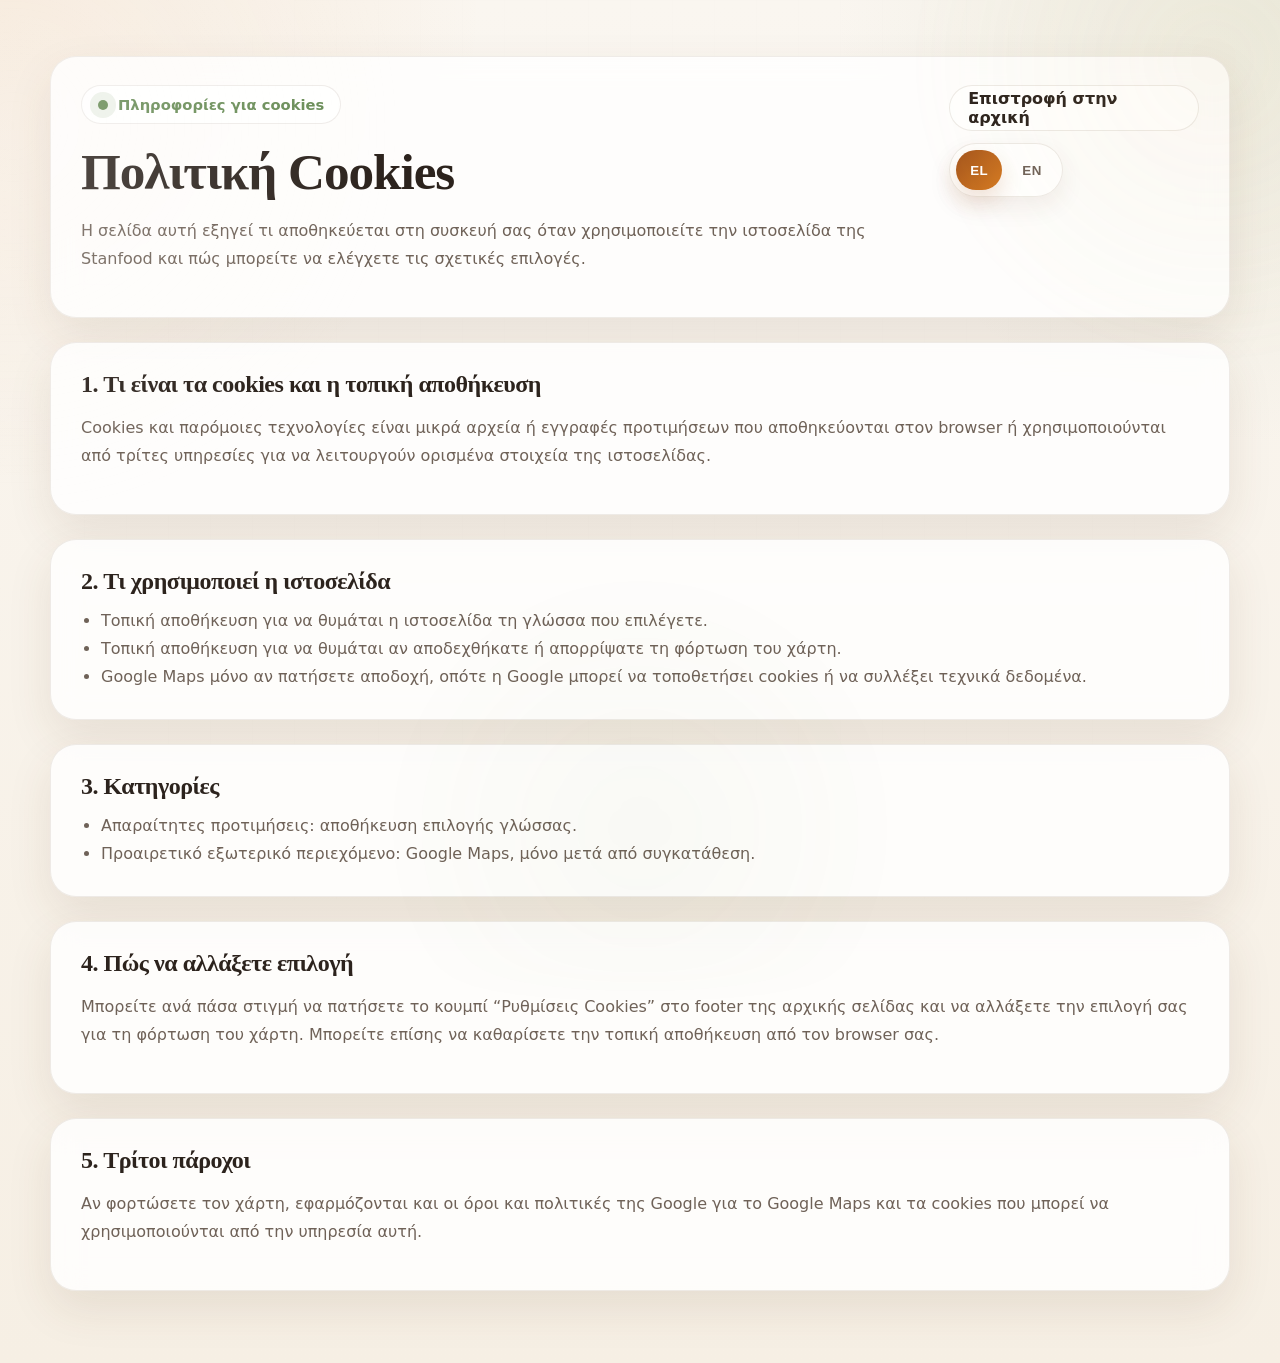
<file: cookies.html>
<!DOCTYPE html>
<html lang="el">
<head>
  <meta charset="UTF-8" />
  <meta name="viewport" content="width=device-width, initial-scale=1.0" />
  <title>Stanfood | Πολιτική Cookies</title>
  <meta name="description" content="Πολιτική Cookies της Stanfood για τις τεχνολογίες αποθήκευσης που χρησιμοποιούνται στην ιστοσελίδα." />
  <link rel="icon" type="image/png" href="logo.png" />
  <link rel="apple-touch-icon" href="logo.png" />
  <link rel="stylesheet" href="styles.css" />
  <style>
    .policy-page{padding:56px 0 72px}
    .policy-shell{display:grid;gap:24px}
    .policy-header,.policy-card{
      background:rgba(255,255,255,.82);
      border:1px solid rgba(100,70,45,.10);
      border-radius:26px;
      box-shadow:0 18px 45px rgba(87,55,27,.10);
      backdrop-filter:blur(14px);
    }
    .policy-header{padding:28px 30px;display:flex;justify-content:space-between;gap:18px;align-items:flex-start}
    .policy-header h1{font-size:clamp(2rem,4vw,3.2rem);margin-bottom:10px}
    .policy-header p,.policy-card p,.policy-card li{color:var(--muted);line-height:1.75}
    .policy-card{padding:28px 30px}
    .policy-card h2{font-size:1.5rem;margin-bottom:12px}
    .policy-card ul{margin:0;padding-left:20px}
    .policy-tools{display:flex;align-items:center;gap:12px;flex-wrap:wrap}
    .policy-home{display:inline-flex;align-items:center;justify-content:center;min-height:46px;padding:0 18px;border-radius:999px;background:rgba(255,255,255,.72);border:1px solid rgba(110,80,54,.12);font-weight:700}
    @media (max-width:720px){
      .policy-page{padding:28px 0 40px}
      .policy-header,.policy-card{padding:22px}
    }
  </style>
</head>
<body>
  <main class="policy-page">
    <div class="container policy-shell">
      <section class="policy-header">
        <div>
          <div class="eyebrow"><span class="dot"></span><span data-i18n="eyebrow">Πληροφορίες για cookies</span></div>
          <h1 data-i18n="title">Πολιτική Cookies</h1>
          <p data-i18n="intro">Η σελίδα αυτή εξηγεί τι αποθηκεύεται στη συσκευή σας όταν χρησιμοποιείτε την ιστοσελίδα της Stanfood και πώς μπορείτε να ελέγχετε τις σχετικές επιλογές.</p>
        </div>
        <div class="policy-tools">
          <a href="index.html" class="policy-home" data-i18n="back">Επιστροφή στην αρχική</a>
          <div class="language-switcher" aria-label="Επιλογή γλώσσας">
            <button type="button" class="lang-btn active" data-lang="el">EL</button>
            <button type="button" class="lang-btn" data-lang="en">EN</button>
          </div>
        </div>
      </section>

      <section class="policy-card">
        <h2 data-i18n="whatTitle">1. Τι είναι τα cookies και η τοπική αποθήκευση</h2>
        <p data-i18n="whatText">Cookies και παρόμοιες τεχνολογίες είναι μικρά αρχεία ή εγγραφές προτιμήσεων που αποθηκεύονται στον browser ή χρησιμοποιούνται από τρίτες υπηρεσίες για να λειτουργούν ορισμένα στοιχεία της ιστοσελίδας.</p>
      </section>

      <section class="policy-card">
        <h2 data-i18n="useTitle">2. Τι χρησιμοποιεί η ιστοσελίδα</h2>
        <ul>
          <li data-i18n="use1">Τοπική αποθήκευση για να θυμάται η ιστοσελίδα τη γλώσσα που επιλέγετε.</li>
          <li data-i18n="use2">Τοπική αποθήκευση για να θυμάται αν αποδεχθήκατε ή απορρίψατε τη φόρτωση του χάρτη.</li>
          <li data-i18n="use3">Google Maps μόνο αν πατήσετε αποδοχή, οπότε η Google μπορεί να τοποθετήσει cookies ή να συλλέξει τεχνικά δεδομένα.</li>
        </ul>
      </section>

      <section class="policy-card">
        <h2 data-i18n="categoriesTitle">3. Κατηγορίες</h2>
        <ul>
          <li data-i18n="categories1">Απαραίτητες προτιμήσεις: αποθήκευση επιλογής γλώσσας.</li>
          <li data-i18n="categories2">Προαιρετικό εξωτερικό περιεχόμενο: Google Maps, μόνο μετά από συγκατάθεση.</li>
        </ul>
      </section>

      <section class="policy-card">
        <h2 data-i18n="manageTitle">4. Πώς να αλλάξετε επιλογή</h2>
        <p data-i18n="manageText">Μπορείτε ανά πάσα στιγμή να πατήσετε το κουμπί “Ρυθμίσεις Cookies” στο footer της αρχικής σελίδας και να αλλάξετε την επιλογή σας για τη φόρτωση του χάρτη. Μπορείτε επίσης να καθαρίσετε την τοπική αποθήκευση από τον browser σας.</p>
      </section>

      <section class="policy-card">
        <h2 data-i18n="thirdPartyTitle">5. Τρίτοι πάροχοι</h2>
        <p data-i18n="thirdPartyText">Αν φορτώσετε τον χάρτη, εφαρμόζονται και οι όροι και πολιτικές της Google για το Google Maps και τα cookies που μπορεί να χρησιμοποιούνται από την υπηρεσία αυτή.</p>
      </section>
    </div>
  </main>

  <script>
    const translations = {
      el: {
        title: "Πολιτική Cookies",
        eyebrow: "Πληροφορίες για cookies",
        intro: "Η σελίδα αυτή εξηγεί τι αποθηκεύεται στη συσκευή σας όταν χρησιμοποιείτε την ιστοσελίδα της Stanfood και πώς μπορείτε να ελέγχετε τις σχετικές επιλογές.",
        back: "Επιστροφή στην αρχική",
        whatTitle: "1. Τι είναι τα cookies και η τοπική αποθήκευση",
        whatText: "Cookies και παρόμοιες τεχνολογίες είναι μικρά αρχεία ή εγγραφές προτιμήσεων που αποθηκεύονται στον browser ή χρησιμοποιούνται από τρίτες υπηρεσίες για να λειτουργούν ορισμένα στοιχεία της ιστοσελίδας.",
        useTitle: "2. Τι χρησιμοποιεί η ιστοσελίδα",
        use1: "Τοπική αποθήκευση για να θυμάται η ιστοσελίδα τη γλώσσα που επιλέγετε.",
        use2: "Τοπική αποθήκευση για να θυμάται αν αποδεχθήκατε ή απορρίψατε τη φόρτωση του χάρτη.",
        use3: "Google Maps μόνο αν πατήσετε αποδοχή, οπότε η Google μπορεί να τοποθετήσει cookies ή να συλλέξει τεχνικά δεδομένα.",
        categoriesTitle: "3. Κατηγορίες",
        categories1: "Απαραίτητες προτιμήσεις: αποθήκευση επιλογής γλώσσας.",
        categories2: "Προαιρετικό εξωτερικό περιεχόμενο: Google Maps, μόνο μετά από συγκατάθεση.",
        manageTitle: "4. Πώς να αλλάξετε επιλογή",
        manageText: "Μπορείτε ανά πάσα στιγμή να πατήσετε το κουμπί “Ρυθμίσεις Cookies” στο footer της αρχικής σελίδας και να αλλάξετε την επιλογή σας για τη φόρτωση του χάρτη. Μπορείτε επίσης να καθαρίσετε την τοπική αποθήκευση από τον browser σας.",
        thirdPartyTitle: "5. Τρίτοι πάροχοι",
        thirdPartyText: "Αν φορτώσετε τον χάρτη, εφαρμόζονται και οι όροι και πολιτικές της Google για το Google Maps και τα cookies που μπορεί να χρησιμοποιούνται από την υπηρεσία αυτή."
      },
      en: {
        title: "Cookie Policy",
        eyebrow: "Cookie information",
        intro: "This page explains what is stored on your device when you use the Stanfood website and how you can control those choices.",
        back: "Back to homepage",
        whatTitle: "1. What cookies and local storage are",
        whatText: "Cookies and similar technologies are small files or preference records stored in your browser or used by third-party services to enable certain website features.",
        useTitle: "2. What this website uses",
        use1: "Local storage to remember the language you select on the website.",
        use2: "Local storage to remember whether you accepted or declined map loading.",
        use3: "Google Maps only if you click accept, in which case Google may place cookies or collect technical data.",
        categoriesTitle: "3. Categories",
        categories1: "Necessary preferences: storage of the language choice.",
        categories2: "Optional external content: Google Maps, only after consent.",
        manageTitle: "4. How to change your choice",
        manageText: "You can click the “Cookie Settings” button in the homepage footer at any time to change your map loading choice. You can also clear local storage from your browser.",
        thirdPartyTitle: "5. Third-party providers",
        thirdPartyText: "If you load the map, Google’s own terms and policies for Google Maps and any cookies used by that service also apply."
      }
    };

    const buttons = document.querySelectorAll(".lang-btn");
    function applyLanguage(language) {
      document.documentElement.lang = language;
      document.querySelectorAll("[data-i18n]").forEach((element) => {
        element.textContent = translations[language][element.dataset.i18n];
      });
      buttons.forEach((button) => {
        const active = button.dataset.lang === language;
        button.classList.toggle("active", active);
      });
    }
    const savedLanguage = localStorage.getItem("stanfood-language");
    const initialLanguage = savedLanguage && translations[savedLanguage] ? savedLanguage : "el";
    applyLanguage(initialLanguage);
    buttons.forEach((button) => {
      button.addEventListener("click", () => {
        localStorage.setItem("stanfood-language", button.dataset.lang);
        applyLanguage(button.dataset.lang);
      });
    });
  </script>
</body>
</html>
</file>
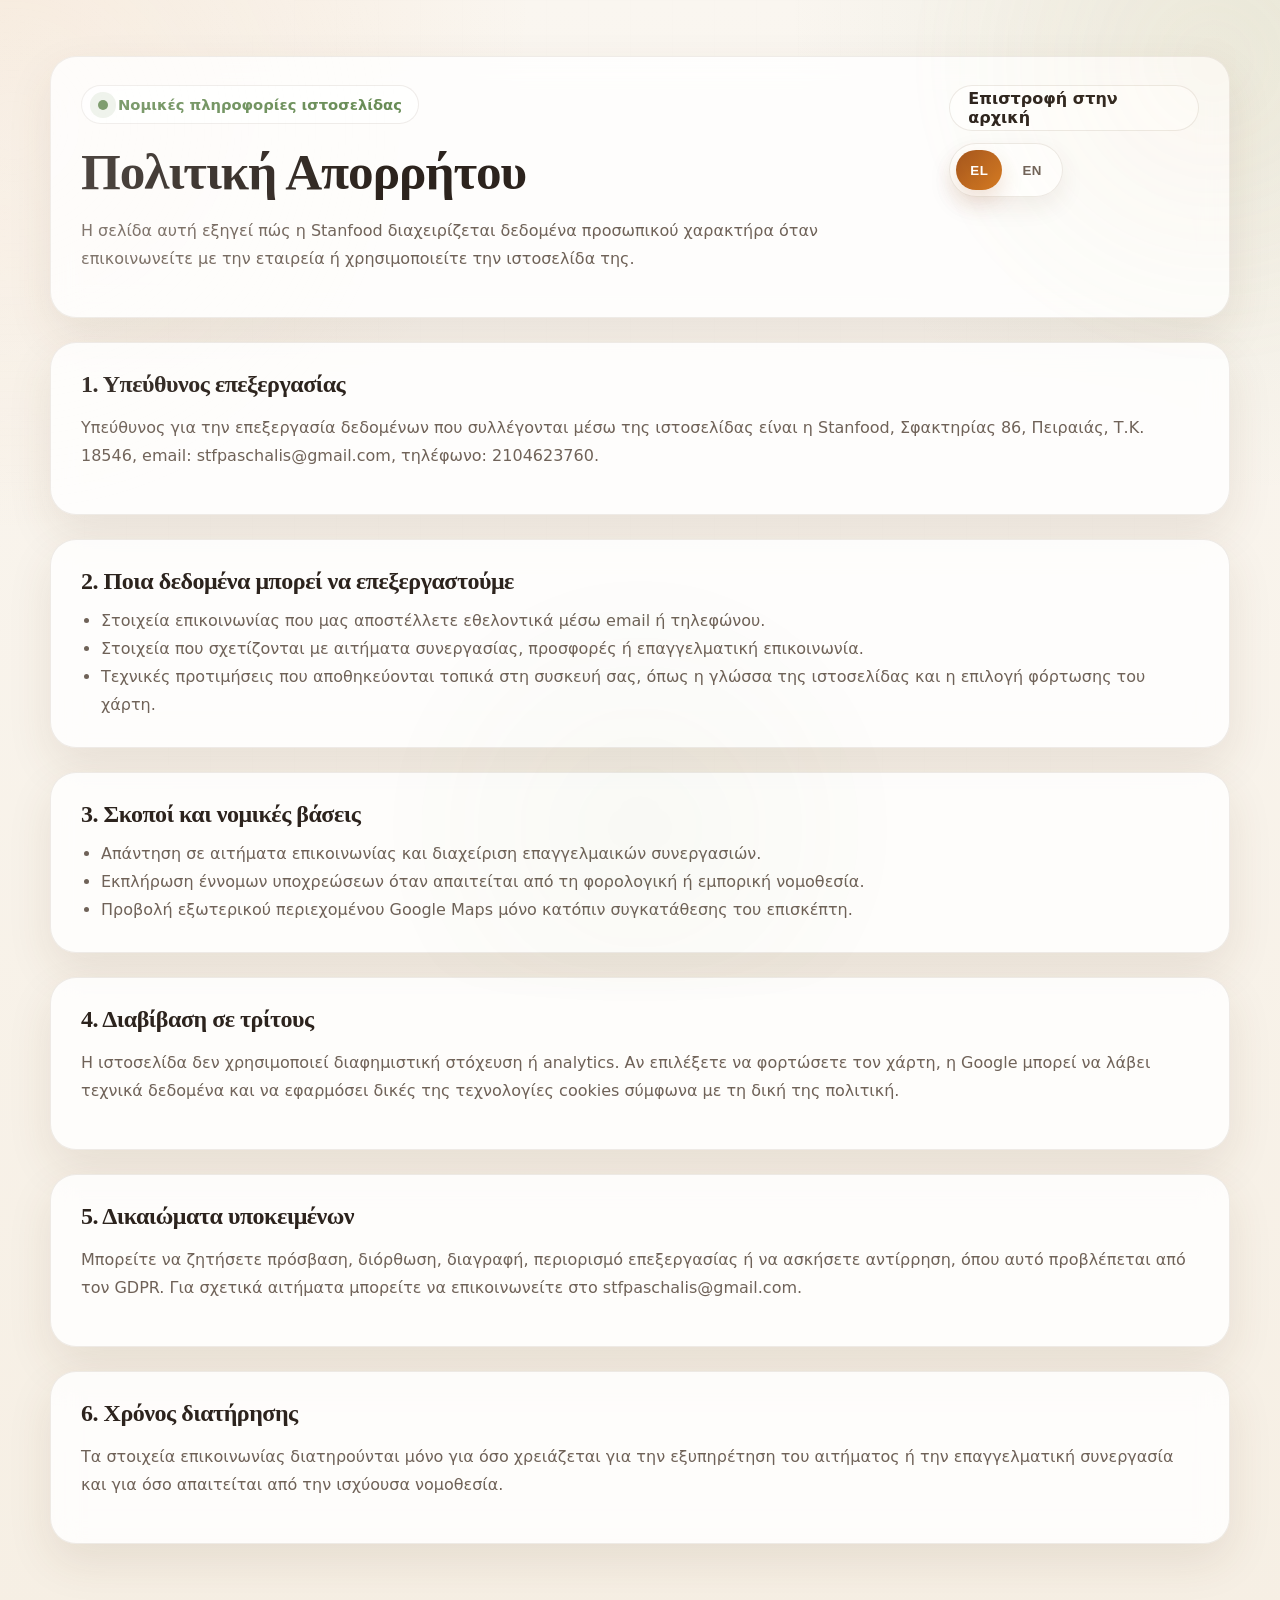
<file: privacy.html>
<!DOCTYPE html>
<html lang="el">
<head>
  <meta charset="UTF-8" />
  <meta name="viewport" content="width=device-width, initial-scale=1.0" />
  <title>Stanfood | Πολιτική Απορρήτου</title>
  <meta name="description" content="Πολιτική Απορρήτου της Stanfood για επικοινωνία, στοιχεία πελατών και χρήση της ιστοσελίδας." />
  <link rel="icon" type="image/png" href="logo.png" />
  <link rel="apple-touch-icon" href="logo.png" />
  <link rel="stylesheet" href="styles.css" />
  <style>
    .policy-page{padding:56px 0 72px}
    .policy-shell{display:grid;gap:24px}
    .policy-header,.policy-card{
      background:rgba(255,255,255,.82);
      border:1px solid rgba(100,70,45,.10);
      border-radius:26px;
      box-shadow:0 18px 45px rgba(87,55,27,.10);
      backdrop-filter:blur(14px);
    }
    .policy-header{padding:28px 30px;display:flex;justify-content:space-between;gap:18px;align-items:flex-start}
    .policy-header h1{font-size:clamp(2rem,4vw,3.2rem);margin-bottom:10px}
    .policy-header p,.policy-card p,.policy-card li{color:var(--muted);line-height:1.75}
    .policy-card{padding:28px 30px}
    .policy-card h2{font-size:1.5rem;margin-bottom:12px}
    .policy-card ul{margin:0;padding-left:20px}
    .policy-tools{display:flex;align-items:center;gap:12px;flex-wrap:wrap}
    .policy-home{display:inline-flex;align-items:center;justify-content:center;min-height:46px;padding:0 18px;border-radius:999px;background:rgba(255,255,255,.72);border:1px solid rgba(110,80,54,.12);font-weight:700}
    @media (max-width:720px){
      .policy-page{padding:28px 0 40px}
      .policy-header,.policy-card{padding:22px}
      .policy-header{grid-template-columns:1fr}
    }
  </style>
</head>
<body>
  <main class="policy-page">
    <div class="container policy-shell">
      <section class="policy-header">
        <div>
          <div class="eyebrow"><span class="dot"></span><span data-i18n="eyebrow">Νομικές πληροφορίες ιστοσελίδας</span></div>
          <h1 data-i18n="title">Πολιτική Απορρήτου</h1>
          <p data-i18n="intro">Η σελίδα αυτή εξηγεί πώς η Stanfood διαχειρίζεται δεδομένα προσωπικού χαρακτήρα όταν επικοινωνείτε με την εταιρεία ή χρησιμοποιείτε την ιστοσελίδα της.</p>
        </div>
        <div class="policy-tools">
          <a href="index.html" class="policy-home" data-i18n="back">Επιστροφή στην αρχική</a>
          <div class="language-switcher" aria-label="Επιλογή γλώσσας">
            <button type="button" class="lang-btn active" data-lang="el">EL</button>
            <button type="button" class="lang-btn" data-lang="en">EN</button>
          </div>
        </div>
      </section>

      <section class="policy-card">
        <h2 data-i18n="controllerTitle">1. Υπεύθυνος επεξεργασίας</h2>
        <p data-i18n="controllerText">Υπεύθυνος για την επεξεργασία δεδομένων που συλλέγονται μέσω της ιστοσελίδας είναι η Stanfood, Σφακτηρίας 86, Πειραιάς, Τ.Κ. 18546, email: stfpaschalis@gmail.com, τηλέφωνο: 2104623760.</p>
      </section>

      <section class="policy-card">
        <h2 data-i18n="dataTitle">2. Ποια δεδομένα μπορεί να επεξεργαστούμε</h2>
        <ul>
          <li data-i18n="data1">Στοιχεία επικοινωνίας που μας αποστέλλετε εθελοντικά μέσω email ή τηλεφώνου.</li>
          <li data-i18n="data2">Στοιχεία που σχετίζονται με αιτήματα συνεργασίας, προσφορές ή επαγγελματική επικοινωνία.</li>
          <li data-i18n="data3">Τεχνικές προτιμήσεις που αποθηκεύονται τοπικά στη συσκευή σας, όπως η γλώσσα της ιστοσελίδας και η επιλογή φόρτωσης του χάρτη.</li>
        </ul>
      </section>

      <section class="policy-card">
        <h2 data-i18n="purposeTitle">3. Σκοποί και νομικές βάσεις</h2>
        <ul>
          <li data-i18n="purpose1">Απάντηση σε αιτήματα επικοινωνίας και διαχείριση επαγγελμαικών συνεργασιών.</li>
          <li data-i18n="purpose2">Εκπλήρωση έννομων υποχρεώσεων όταν απαιτείται από τη φορολογική ή εμπορική νομοθεσία.</li>
          <li data-i18n="purpose3">Προβολή εξωτερικού περιεχομένου Google Maps μόνο κατόπιν συγκατάθεσης του επισκέπτη.</li>
        </ul>
      </section>

      <section class="policy-card">
        <h2 data-i18n="sharingTitle">4. Διαβίβαση σε τρίτους</h2>
        <p data-i18n="sharingText">Η ιστοσελίδα δεν χρησιμοποιεί διαφημιστική στόχευση ή analytics. Αν επιλέξετε να φορτώσετε τον χάρτη, η Google μπορεί να λάβει τεχνικά δεδομένα και να εφαρμόσει δικές της τεχνολογίες cookies σύμφωνα με τη δική της πολιτική.</p>
      </section>

      <section class="policy-card">
        <h2 data-i18n="rightsTitle">5. Δικαιώματα υποκειμένων</h2>
        <p data-i18n="rightsText">Μπορείτε να ζητήσετε πρόσβαση, διόρθωση, διαγραφή, περιορισμό επεξεργασίας ή να ασκήσετε αντίρρηση, όπου αυτό προβλέπεται από τον GDPR. Για σχετικά αιτήματα μπορείτε να επικοινωνείτε στο stfpaschalis@gmail.com.</p>
      </section>

      <section class="policy-card">
        <h2 data-i18n="retentionTitle">6. Χρόνος διατήρησης</h2>
        <p data-i18n="retentionText">Τα στοιχεία επικοινωνίας διατηρούνται μόνο για όσο χρειάζεται για την εξυπηρέτηση του αιτήματος ή την επαγγελματική συνεργασία και για όσο απαιτείται από την ισχύουσα νομοθεσία.</p>
      </section>
    </div>
  </main>

  <script>
    const translations = {
      el: {
        title: "Πολιτική Απορρήτου",
        eyebrow: "Νομικές πληροφορίες ιστοσελίδας",
        intro: "Η σελίδα αυτή εξηγεί πώς η Stanfood διαχειρίζεται δεδομένα προσωπικού χαρακτήρα όταν επικοινωνείτε με την εταιρεία ή χρησιμοποιείτε την ιστοσελίδα της.",
        back: "Επιστροφή στην αρχική",
        controllerTitle: "1. Υπεύθυνος επεξεργασίας",
        controllerText: "Υπεύθυνος για την επεξεργασία δεδομένων που συλλέγονται μέσω της ιστοσελίδας είναι η Stanfood, Σφακτηρίας 86, Πειραιάς, Τ.Κ. 18546, email: stfpaschalis@gmail.com, τηλέφωνο: 2104623760.",
        dataTitle: "2. Ποια δεδομένα μπορεί να επεξεργαστούμε",
        data1: "Στοιχεία επικοινωνίας που μας αποστέλλετε εθελοντικά μέσω email ή τηλεφώνου.",
        data2: "Στοιχεία που σχετίζονται με αιτήματα συνεργασίας, προσφορές ή επαγγελματική επικοινωνία.",
        data3: "Τεχνικές προτιμήσεις που αποθηκεύονται τοπικά στη συσκευή σας, όπως η γλώσσα της ιστοσελίδας και η επιλογή φόρτωσης του χάρτη.",
        purposeTitle: "3. Σκοποί και νομικές βάσεις",
        purpose1: "Απάντηση σε αιτήματα επικοινωνίας και διαχείριση επαγγελμαικών συνεργασιών.",
        purpose2: "Εκπλήρωση έννομων υποχρεώσεων όταν απαιτείται από τη φορολογική ή εμπορική νομοθεσία.",
        purpose3: "Προβολή εξωτερικού περιεχομένου Google Maps μόνο κατόπιν συγκατάθεσης του επισκέπτη.",
        sharingTitle: "4. Διαβίβαση σε τρίτους",
        sharingText: "Η ιστοσελίδα δεν χρησιμοποιεί διαφημιστική στόχευση ή analytics. Αν επιλέξετε να φορτώσετε τον χάρτη, η Google μπορεί να λάβει τεχνικά δεδομένα και να εφαρμόσει δικές της τεχνολογίες cookies σύμφωνα με τη δική της πολιτική.",
        rightsTitle: "5. Δικαιώματα υποκειμένων",
        rightsText: "Μπορείτε να ζητήσετε πρόσβαση, διόρθωση, διαγραφή, περιορισμό επεξεργασίας ή να ασκήσετε αντίρρηση, όπου αυτό προβλέπεται από τον GDPR. Για σχετικά αιτήματα μπορείτε να επικοινωνείτε στο stfpaschalis@gmail.com.",
        retentionTitle: "6. Χρόνος διατήρησης",
        retentionText: "Τα στοιχεία επικοινωνίας διατηρούνται μόνο για όσο χρειάζεται για την εξυπηρέτηση του αιτήματος ή την επαγγελματική συνεργασία και για όσο απαιτείται από την ισχύουσα νομοθεσία."
      },
      en: {
        title: "Privacy Policy",
        eyebrow: "Website legal information",
        intro: "This page explains how Stanfood handles personal data when you contact the company or use its website.",
        back: "Back to homepage",
        controllerTitle: "1. Data controller",
        controllerText: "The controller for data collected through this website is Stanfood, 86 Sfaktirias Street, Piraeus 18546, email: stfpaschalis@gmail.com, phone: 2104623760.",
        dataTitle: "2. What data we may process",
        data1: "Contact details you voluntarily send to us by email or phone.",
        data2: "Information related to partnership requests, quotations or professional communication.",
        data3: "Technical preferences stored locally on your device, such as the website language and map loading choice.",
        purposeTitle: "3. Purposes and legal bases",
        purpose1: "Responding to contact requests and managing business relationships.",
        purpose2: "Complying with legal obligations where required by tax or commercial law.",
        purpose3: "Displaying external Google Maps content only after visitor consent.",
        sharingTitle: "4. Sharing with third parties",
        sharingText: "This website does not use advertising targeting or analytics. If you choose to load the map, Google may receive technical data and apply its own cookie technologies under its own policy.",
        rightsTitle: "5. Data subject rights",
        rightsText: "You may request access, rectification, erasure, restriction or object to processing where provided under GDPR. For such requests you can contact us at stfpaschalis@gmail.com.",
        retentionTitle: "6. Retention period",
        retentionText: "Contact data is kept only as long as needed to handle the request or business relationship and as required by applicable law."
      }
    };

    const buttons = document.querySelectorAll(".lang-btn");
    function applyLanguage(language) {
      document.documentElement.lang = language;
      document.querySelectorAll("[data-i18n]").forEach((element) => {
        element.textContent = translations[language][element.dataset.i18n];
      });
      buttons.forEach((button) => {
        const active = button.dataset.lang === language;
        button.classList.toggle("active", active);
      });
    }
    const savedLanguage = localStorage.getItem("stanfood-language");
    const initialLanguage = savedLanguage && translations[savedLanguage] ? savedLanguage : "el";
    applyLanguage(initialLanguage);
    buttons.forEach((button) => {
      button.addEventListener("click", () => {
        localStorage.setItem("stanfood-language", button.dataset.lang);
        applyLanguage(button.dataset.lang);
      });
    });
  </script>
</body>
</html>
</file>
<file: styles.css>
:root{
  --bg:#f7f3eb;
  --bg-2:#fffaf3;
  --card:rgba(255,255,255,.78);
  --card-strong:rgba(255,255,255,.92);
  --text:#2c231d;
  --muted:#6f6258;
  --line:rgba(90,65,40,.12);
  --primary:#a4551d;
  --primary-2:#d57a21;
  --accent:#e7c282;
  --green:#688c55;
  --shadow:0 18px 45px rgba(87,55,27,.12);
  --radius-xl:30px;
  --radius-lg:22px;
  --radius-md:16px;
  --container:1180px;
}

*{box-sizing:border-box}
html{scroll-behavior:smooth}
body{
  margin:0;
  font-family:Inter,system-ui,-apple-system,BlinkMacSystemFont,"Segoe UI",sans-serif;
  color:var(--text);
  background:
    radial-gradient(circle at 0% 0%, rgba(213,122,33,.10), transparent 26%),
    radial-gradient(circle at 100% 0%, rgba(104,140,85,.10), transparent 24%),
    linear-gradient(180deg, #faf6f0 0%, #f6efe4 100%);
  overflow-x:hidden;
}

body::after{
  content:"";
  position:fixed;
  inset:-10% -20%;
  pointer-events:none;
  opacity:.45;
  background:
    radial-gradient(circle at 15% 20%, rgba(255,255,255,.45), transparent 22%),
    radial-gradient(circle at 82% 14%, rgba(231,194,130,.18), transparent 18%),
    radial-gradient(circle at 50% 85%, rgba(104,140,85,.08), transparent 22%);
  filter:blur(18px);
  animation:ambientDrift 18s ease-in-out infinite alternate;
}

body::before{
  content:"";
  position:fixed;
  inset:0;
  pointer-events:none;
  opacity:.18;
  background-image:
    linear-gradient(rgba(80,55,35,.03) 1px, transparent 1px),
    linear-gradient(90deg, rgba(80,55,35,.03) 1px, transparent 1px);
  background-size:42px 42px;
  mask-image:radial-gradient(circle at center, black 60%, transparent 100%);
}

img{display:block;max-width:100%}
a{text-decoration:none;color:inherit}
.container{width:min(calc(100% - 32px), var(--container));margin:0 auto}

.site-header{
  position:sticky;
  top:0;
  z-index:100;
  backdrop-filter:blur(18px);
  background:rgba(250,246,240,.78);
  border-bottom:1px solid rgba(100,70,45,.08);
  transform:translateY(-16px);
  opacity:0;
  transition:transform .8s ease, opacity .8s ease, background .3s ease, box-shadow .3s ease;
}

body.is-ready .site-header{
  transform:translateY(0);
  opacity:1;
}

.nav{
  min-height:82px;
  display:flex;
  align-items:center;
  justify-content:space-between;
  gap:22px;
}

.nav-actions{
  display:flex;
  align-items:center;
  gap:14px;
  margin-left:auto;
}

.brand{
  display:flex;
  align-items:center;
  gap:14px;
  min-width:0;
}

.brand-logo{
  width:58px;
  height:58px;
  border-radius:18px;
  overflow:hidden;
  flex:0 0 auto;
  box-shadow:0 10px 26px rgba(164,85,29,.22);
  transition:transform .5s ease, box-shadow .5s ease;
}

.brand-logo img{
  width:100%;
  height:100%;
  object-fit:cover;
  transition:transform .8s ease;
}

.brand:hover .brand-logo{
  transform:translateY(-2px) rotate(-3deg);
  box-shadow:0 16px 34px rgba(164,85,29,.22);
}

.brand:hover .brand-logo img{
  transform:scale(1.06);
}

.brand-text strong{
  display:block;
  font-size:1.06rem;
  line-height:1.1;
  letter-spacing:.01em;
}

.brand-text span{
  color:var(--muted);
  font-size:.9rem;
}

.nav-links{
  display:flex;
  align-items:center;
  gap:6px;
  flex-wrap:nowrap;
  white-space:nowrap;
}

.mobile-menu-toggle,
.mobile-menu{
  display:none;
}

.mobile-menu-toggle{
  width:48px;
  height:48px;
  border:1px solid rgba(110,80,54,.12);
  border-radius:16px;
  background:rgba(255,255,255,.78);
  box-shadow:0 10px 24px rgba(87,55,27,.08);
  align-items:center;
  justify-content:center;
  flex-direction:column;
  gap:5px;
  cursor:pointer;
}

.mobile-menu-toggle span{
  width:18px;
  height:2px;
  border-radius:999px;
  background:var(--text);
  transition:transform .25s ease, opacity .25s ease;
}

.mobile-menu-toggle.is-open span:nth-child(1){
  transform:translateY(7px) rotate(45deg);
}

.mobile-menu-toggle.is-open span:nth-child(2){
  opacity:0;
}

.mobile-menu-toggle.is-open span:nth-child(3){
  transform:translateY(-7px) rotate(-45deg);
}

.mobile-menu{
  padding-bottom:10px;
}

.mobile-menu-panel{
  background:rgba(255,250,243,.96);
  border:1px solid rgba(100,70,45,.10);
  border-radius:24px;
  box-shadow:0 18px 45px rgba(87,55,27,.10);
  backdrop-filter:blur(18px);
  padding:14px;
  display:grid;
  gap:8px;
}

.mobile-nav-link{
  display:flex;
  align-items:center;
  min-height:48px;
  padding:0 14px;
  border-radius:16px;
  color:var(--text);
  font-weight:700;
  background:rgba(255,255,255,.72);
  border:1px solid rgba(110,80,54,.08);
}

.mobile-nav-pricelist{
  background:linear-gradient(135deg, rgba(231,194,130,.34), rgba(255,255,255,.92));
  border-color:rgba(164,85,29,.16);
  color:#5d3718;
}

.mobile-nav-cta{
  background:linear-gradient(135deg,var(--primary),var(--primary-2));
  color:#fff;
  border-color:transparent;
}

.language-switcher{
  display:inline-flex;
  align-items:center;
  gap:6px;
  padding:6px;
  border-radius:999px;
  background:rgba(255,255,255,.72);
  border:1px solid rgba(110,80,54,.12);
  box-shadow:0 10px 24px rgba(87,55,27,.08);
}

.lang-btn{
  border:0;
  background:transparent;
  color:var(--muted);
  min-width:46px;
  height:40px;
  padding:0 14px;
  border-radius:999px;
  font-weight:800;
  letter-spacing:.04em;
  cursor:pointer;
  transition:background .25s ease, color .25s ease, transform .25s ease, box-shadow .25s ease;
}

.lang-btn:hover{
  color:var(--text);
  transform:translateY(-1px);
}

.lang-btn.active{
  color:#fff;
  background:linear-gradient(135deg,var(--primary),var(--primary-2));
  box-shadow:0 10px 22px rgba(164,85,29,.18);
}

.nav-links a{
  color:var(--muted);
  padding:10px 12px;
  border-radius:999px;
  transition:transform .25s ease, color .25s ease, background .25s ease;
  font-size:.92rem;
}

.nav-links a:hover{
  color:var(--text);
  background:rgba(164,85,29,.08);
  transform:translateY(-1px);
}

.nav-links .cta{
  background:linear-gradient(135deg,var(--primary),var(--primary-2));
  color:#fff;
  box-shadow:0 12px 28px rgba(164,85,29,.20);
}

.nav-links .nav-pricelist{
  position:relative;
  padding:10px 16px 10px 38px;
  color:#5d3718;
  font-weight:800;
  background:linear-gradient(135deg, rgba(231,194,130,.34), rgba(255,255,255,.92));
  border:1px solid rgba(164,85,29,.16);
  box-shadow:0 14px 28px rgba(164,85,29,.10);
}

.nav-links .nav-pricelist::before{
  content:"";
  position:absolute;
  left:16px;
  top:50%;
  width:14px;
  height:16px;
  border-radius:3px;
  border:2px solid currentColor;
  transform:translateY(-50%);
  box-sizing:border-box;
}

.nav-links .nav-pricelist::after{
  content:"";
  position:absolute;
  left:20px;
  top:50%;
  width:6px;
  height:2px;
  background:currentColor;
  border-radius:999px;
  transform:translateY(-1px);
  box-shadow:0 -4px 0 currentColor, 0 4px 0 currentColor;
}

.nav-links .nav-pricelist:hover{
  color:#3d2513;
  background:linear-gradient(135deg, rgba(231,194,130,.52), rgba(255,255,255,.98));
  box-shadow:0 18px 34px rgba(164,85,29,.16);
}

.hero{
  padding:54px 0 30px;
  position:relative;
}

.hero-grid{
  display:grid;
  grid-template-columns:1.05fr .95fr;
  gap:28px;
  align-items:stretch;
}

.hero-copy,.hero-visual{
  position:relative;
  overflow:hidden;
  border-radius:34px;
  border:1px solid rgba(92,63,39,.08);
  box-shadow:var(--shadow);
  background:linear-gradient(180deg, rgba(255,255,255,.90), rgba(255,255,255,.76));
  transform:translateY(30px);
  opacity:0;
  transition:transform 1s cubic-bezier(.2,.7,.2,1), opacity 1s ease, box-shadow .45s ease;
}

body.is-ready .hero-copy,
body.is-ready .hero-visual{
  transform:translateY(0);
  opacity:1;
}

.hero-copy{
  padding:42px 42px 88px;
  min-height:760px;
  display:block;
  isolation:isolate;
}

.hero-copy-inner{
  position:relative;
  transform:translate3d(0, var(--hero-copy-shift, 0px), 0);
  will-change:transform;
  padding-bottom:28px;
}

.hero-copy::before{
  content:"";
  position:absolute;
  inset:auto -90px -120px auto;
  width:240px;
  height:240px;
  background:radial-gradient(circle, rgba(213,122,33,.18), transparent 70%);
  z-index:-1;
}

.hero-copy-inner > *{
  opacity:0;
  transform:translateY(18px);
}

body.is-ready .hero-copy-inner > *{
  animation:fadeUp .8s ease forwards;
}

body.is-ready .hero-copy-inner > :nth-child(1){animation-delay:.18s}
body.is-ready .hero-copy-inner > :nth-child(2){animation-delay:.28s}
body.is-ready .hero-copy-inner > :nth-child(3){animation-delay:.38s}
body.is-ready .hero-copy-inner > :nth-child(4){animation-delay:.48s}
body.is-ready .hero-copy-inner > :nth-child(5){animation-delay:.58s}
body.is-ready .hero-copy-inner > :nth-child(6){animation-delay:.68s}

.eyebrow{
  display:inline-flex;
  align-items:center;
  gap:10px;
  width:max-content;
  max-width:100%;
  padding:10px 16px;
  border-radius:999px;
  background:rgba(255,255,255,.74);
  border:1px solid rgba(102,74,48,.10);
  color:var(--green);
  font-weight:700;
  font-size:.92rem;
  margin-bottom:18px;
}

.dot{
  width:10px;
  height:10px;
  border-radius:50%;
  background:var(--green);
  box-shadow:0 0 0 8px rgba(104,140,85,.12);
}

h1,h2,h3{
  margin:0;
  font-family:Georgia,"Times New Roman",serif;
  letter-spacing:-.02em;
}

.hero h1{
  font-size:clamp(2.8rem, 6vw, 5.2rem);
  line-height:.95;
  max-width:650px;
  margin-bottom:14px;
}

.hero-subtitle{
  font-size:clamp(1.22rem,2vw,1.7rem);
  line-height:1.25;
  color:#45362c;
  max-width:640px;
  margin-bottom:18px;
  font-family:Georgia,"Times New Roman",serif;
}

.hero-desc{
  font-size:1.05rem;
  line-height:1.8;
  color:var(--muted);
  max-width:620px;
  margin-bottom:28px;
}

.hero-actions{
  display:flex;
  gap:14px;
  flex-wrap:wrap;
  margin-bottom:28px;
}

.btn{
  display:inline-flex;
  align-items:center;
  justify-content:center;
  gap:10px;
  min-height:54px;
  padding:0 22px;
  border-radius:16px;
  font-weight:700;
  transition:transform .25s ease, box-shadow .25s ease, background .25s ease;
  border:1px solid transparent;
  cursor:pointer;
  position:relative;
  overflow:hidden;
}

.btn:hover{
  transform:translateY(-2px);
}

.btn::after{
  content:"";
  position:absolute;
  inset:-120% auto -120% -30%;
  width:40%;
  transform:rotate(18deg);
  background:linear-gradient(180deg, transparent, rgba(255,255,255,.32), transparent);
  opacity:0;
  transition:transform .7s ease, opacity .35s ease;
}

.btn:hover::after{
  opacity:1;
  transform:translateX(260%) rotate(18deg);
}

.btn-primary{
  background:linear-gradient(135deg,var(--primary),var(--primary-2));
  color:#fff;
  box-shadow:0 14px 28px rgba(164,85,29,.22);
}

.btn-secondary{
  background:rgba(255,255,255,.7);
  border-color:rgba(110,80,54,.12);
  color:var(--text);
}

.hero-stats{
  display:grid;
  grid-template-columns:repeat(3,1fr);
  gap:12px;
  margin-top:6px;
}

.stat{
  background:rgba(255,255,255,.65);
  border:1px solid rgba(110,80,54,.10);
  border-radius:18px;
  padding:18px 16px;
  min-height:110px;
  transition:transform .35s ease, box-shadow .35s ease, border-color .35s ease;
}

.stat:hover{
  transform:translateY(-4px);
  box-shadow:0 18px 32px rgba(87,55,27,.12);
  border-color:rgba(164,85,29,.18);
}

.stat strong{
  display:block;
  font-size:1.65rem;
  font-family:Georgia,"Times New Roman",serif;
  margin-bottom:6px;
}

.stat span{
  color:var(--muted);
  font-size:.95rem;
  line-height:1.45;
}

.hero-visual{
  min-height:640px;
  padding:18px;
  display:grid;
  grid-template-rows:1.35fr .95fr;
  gap:16px;
  background:
    linear-gradient(180deg, rgba(255,255,255,.66), rgba(255,255,255,.55)),
    linear-gradient(135deg, rgba(231,194,130,.18), rgba(104,140,85,.12));
}

.visual-card{
  position:relative;
  overflow:hidden;
  border-radius:26px;
  background:#e8dfd2;
  border:1px solid rgba(90,62,35,.08);
  min-height:0;
  transition:transform .45s ease, box-shadow .45s ease;
}

.visual-card img{
  width:100%;
  height:100%;
  object-fit:cover;
  transform:scale(1.02);
  transition:transform 1.1s ease;
}

.visual-card::after{
  content:"";
  position:absolute;
  inset:0;
  background:linear-gradient(180deg, transparent 45%, rgba(35,25,18,.28) 100%);
  transition:opacity .45s ease;
}

.visual-card:hover{
  transform:translateY(-4px);
}

.visual-card:hover img{
  transform:scale(1.07);
}

.visual-card:hover::after{
  opacity:.82;
}

.floating-badge{
  position:absolute;
  left:20px;
  bottom:20px;
  z-index:2;
  background:rgba(255,255,255,.88);
  backdrop-filter:blur(12px);
  border:1px solid rgba(95,65,40,.08);
  border-radius:18px;
  padding:14px 16px;
  box-shadow:0 10px 26px rgba(45,30,18,.12);
  max-width:72%;
  animation:badgeDrift 7s ease-in-out infinite;
}

.floating-badge strong{
  display:block;
  font-size:1rem;
  margin-bottom:4px;
}

.floating-badge span{
  color:var(--muted);
  font-size:.92rem;
  line-height:1.45;
}

.visual-bottom{
  display:grid;
  grid-template-columns:1fr 1fr;
  gap:16px;
  min-height:0;
}

.section{
  padding:34px 0;
}

.section-heading{
  display:flex;
  align-items:end;
  justify-content:space-between;
  gap:20px;
  margin-bottom:22px;
}

.section-heading h2{
  font-size:clamp(2rem,4vw,3rem);
  line-height:1;
  margin-bottom:8px;
}

.section-heading p{
  margin:0;
  color:var(--muted);
  line-height:1.7;
  max-width:700px;
}

.overview-grid{
  display:grid;
  grid-template-columns:repeat(4,1fr);
  gap:16px;
}

.overview-card,
.why-card,
.client-box,
.contact-card{
  background:var(--card);
  border:1px solid var(--line);
  border-radius:22px;
  box-shadow:var(--shadow);
  backdrop-filter:blur(14px);
}

.overview-card{
  padding:22px 20px;
  min-height:190px;
  position:relative;
  overflow:hidden;
  transition:transform .25s ease, box-shadow .25s ease;
}

.overview-card::before,
.point::before,
.contact-item::before{
  content:"";
  position:absolute;
  inset:0;
  background:linear-gradient(120deg, transparent 0%, rgba(255,255,255,.36) 50%, transparent 100%);
  transform:translateX(-130%);
  transition:transform .8s ease;
  pointer-events:none;
}

.overview-card:hover{
  transform:translateY(-5px);
  box-shadow:0 22px 50px rgba(87,55,27,.16);
}

.overview-card:hover::before,
.point:hover::before,
.contact-item:hover::before{
  transform:translateX(130%);
}

.overview-icon{
  width:56px;
  height:56px;
  border-radius:18px;
  display:grid;
  place-items:center;
  background:linear-gradient(135deg, rgba(164,85,29,.12), rgba(213,122,33,.18));
  margin-bottom:16px;
  color:#111;
  transition:transform .35s ease, background .35s ease;
}

.overview-icon svg{
  width:24px;
  height:24px;
  display:block;
  fill:currentColor;
}

.overview-card h3{
  font-size:1.35rem;
  margin-bottom:10px;
}

.overview-card:hover .overview-icon{
  transform:translateY(-2px) scale(1.04);
  background:linear-gradient(135deg, rgba(164,85,29,.18), rgba(213,122,33,.24));
}

.overview-card p{
  margin:0;
  color:var(--muted);
  line-height:1.65;
  font-size:.98rem;
}

.about-grid{
  display:grid;
  grid-template-columns:1fr 1fr;
  gap:24px;
  align-items:stretch;
}

.about-text,
.image-panel{
  background:var(--card);
  border:1px solid var(--line);
  border-radius:26px;
  box-shadow:var(--shadow);
  overflow:hidden;
  transition:transform .45s ease, box-shadow .45s ease;
}

.about-text{
  padding:30px;
}

.about-text h2{
  font-size:clamp(2rem,4vw,3rem);
  margin-bottom:18px;
}

.about-text p{
  margin:0 0 16px;
  color:var(--muted);
  line-height:1.85;
  font-size:1rem;
}

.about-text p:last-child{margin-bottom:0}

.image-panel{
  position:relative;
  min-height:420px;
}

.image-panel img{
  width:100%;
  height:100%;
  object-fit:cover;
  transition:transform 1.1s ease;
}

.image-panel::after{
  content:"";
  position:absolute;
  inset:0;
  background:linear-gradient(180deg, rgba(255,255,255,.04), rgba(32,22,15,.18));
  transition:opacity .45s ease;
}

.about-text:hover,
.image-panel:hover,
.client-box:hover,
.why-card:hover,
.private-label:hover,
.contact-card:hover,
.map-card:hover{
  transform:translateY(-4px);
  box-shadow:0 22px 52px rgba(87,55,27,.15);
}

.image-panel:hover img{
  transform:scale(1.06);
}

.image-panel:hover::after{
  opacity:.75;
}

.split-grid{
  display:grid;
  grid-template-columns:1fr 1fr;
  gap:24px;
}

.client-box,
.why-card{
  padding:28px;
  transition:transform .4s ease, box-shadow .4s ease;
}

.client-box h2,
.why-card h2{
  font-size:clamp(1.9rem,3vw,2.6rem);
  margin-bottom:18px;
}

.list{
  display:grid;
  gap:12px;
  margin:0;
  padding:0;
  list-style:none;
}

.list li{
  display:flex;
  gap:12px;
  align-items:flex-start;
  color:var(--muted);
  line-height:1.65;
  font-size:1rem;
  opacity:0;
  transform:translateX(-18px);
}

.list .check{
  width:26px;
  height:26px;
  border-radius:50%;
  flex:0 0 26px;
  display:grid;
  place-items:center;
  font-size:.9rem;
  color:#fff;
  background:linear-gradient(135deg,var(--green),#88a96f);
  box-shadow:0 8px 16px rgba(104,140,85,.18);
  margin-top:2px;
  transition:transform .3s ease, box-shadow .3s ease;
}

.visible .list li{
  animation:slideInSoft .6s ease forwards;
}

.visible .list li:nth-child(1){animation-delay:.08s}
.visible .list li:nth-child(2){animation-delay:.16s}
.visible .list li:nth-child(3){animation-delay:.24s}

.list li:hover .check{
  transform:scale(1.08);
  box-shadow:0 12px 22px rgba(104,140,85,.22);
}

.private-label{
  position:relative;
  overflow:hidden;
  border-radius:28px;
  border:1px solid var(--line);
  box-shadow:var(--shadow);
  padding:34px;
  background:
    linear-gradient(135deg, rgba(255,255,255,.88), rgba(255,255,255,.70)),
    radial-gradient(circle at top right, rgba(213,122,33,.14), transparent 28%),
    radial-gradient(circle at bottom left, rgba(104,140,85,.10), transparent 30%);
}

.private-label-grid{
  display:grid;
  grid-template-columns:1.15fr .85fr;
  gap:24px;
  align-items:center;
}

.private-label h2{
  font-size:clamp(2rem,4vw,3rem);
  margin-bottom:16px;
}

.private-label p{
  margin:0 0 16px;
  color:var(--muted);
  line-height:1.8;
  font-size:1rem;
  max-width:700px;
}

.private-points{
  display:grid;
  grid-template-columns:repeat(2, minmax(0,1fr));
  gap:12px;
  margin-top:18px;
}

.point{
  padding:16px;
  border-radius:18px;
  background:rgba(255,255,255,.72);
  border:1px solid rgba(100,70,45,.10);
  color:var(--text);
  font-weight:600;
  line-height:1.45;
  position:relative;
  overflow:hidden;
  transition:transform .3s ease, border-color .3s ease, box-shadow .3s ease;
}

.point:hover{
  transform:translateY(-4px);
  border-color:rgba(164,85,29,.18);
  box-shadow:0 16px 28px rgba(87,55,27,.10);
}

.mini-gallery{
  display:grid;
  gap:14px;
}

.mini-gallery .image-panel{
  min-height:230px;
  border-radius:22px;
  box-shadow:none;
  background:#eadfce;
}

.contact-card{
  padding:30px;
  position:relative;
  overflow:hidden;
  transition:transform .45s ease, box-shadow .45s ease;
}

.contact-card::before{
  content:"";
  position:absolute;
  right:-80px;
  top:-80px;
  width:220px;
  height:220px;
  border-radius:50%;
  background:radial-gradient(circle, rgba(213,122,33,.18), transparent 70%);
}

.contact-top{
  display:grid;
  grid-template-columns:1fr .9fr;
  gap:24px;
  align-items:start;
}

.contact-card h2{
  font-size:clamp(2rem,4vw,3rem);
  margin-bottom:16px;
}

.contact-card p{
  color:var(--muted);
  line-height:1.8;
  margin:0 0 10px;
}

.contact-lines{
  display:grid;
  gap:14px;
  margin-top:18px;
}

.contact-item{
  display:flex;
  gap:14px;
  align-items:flex-start;
  padding:16px 18px;
  border-radius:18px;
  background:rgba(255,255,255,.68);
  border:1px solid rgba(100,70,45,.10);
  position:relative;
  overflow:hidden;
  transition:transform .35s ease, border-color .35s ease, box-shadow .35s ease;
}

.contact-item:hover{
  transform:translateX(4px);
  border-color:rgba(164,85,29,.18);
  box-shadow:0 16px 28px rgba(87,55,27,.10);
}

.contact-item strong{
  display:block;
  margin-bottom:4px;
  font-size:1rem;
}

.contact-item span,
.contact-item a{
  color:var(--muted);
  line-height:1.55;
  word-break:break-word;
}

.contact-badge{
  width:40px;
  height:40px;
  border-radius:14px;
  display:grid;
  place-items:center;
  flex:0 0 40px;
  background:linear-gradient(135deg, rgba(164,85,29,.12), rgba(213,122,33,.18));
  color:#111;
  transition:transform .35s ease, background .35s ease;
}

.contact-badge svg{
  width:18px;
  height:18px;
  display:block;
  fill:currentColor;
}

.contact-item:hover .contact-badge{
  transform:scale(1.08);
  background:linear-gradient(135deg, rgba(164,85,29,.18), rgba(213,122,33,.24));
}

.map-card{
  height:100%;
  min-height:320px;
  border-radius:24px;
  overflow:hidden;
  position:relative;
  border:1px solid rgba(100,70,45,.10);
  background:#efe5d7;
}

.map-consent{
  position:relative;
  z-index:2;
  height:100%;
  min-height:320px;
  display:flex;
  flex-direction:column;
  justify-content:center;
  gap:14px;
  padding:28px;
  background:
    linear-gradient(180deg, rgba(255,255,255,.92), rgba(255,255,255,.8)),
    linear-gradient(135deg, rgba(231,194,130,.20), rgba(104,140,85,.08));
}

.map-consent strong{
  font-size:1.15rem;
  font-family:Georgia,"Times New Roman",serif;
}

.map-consent p{
  margin:0;
  color:var(--muted);
  line-height:1.7;
}

.map-consent-actions{
  display:flex;
  flex-wrap:wrap;
  gap:12px;
}

.map-consent-btn{
  border:0;
}

.map-card iframe{
  width:100%;
  height:100%;
  display:block;
  transition:transform .8s ease;
}

.map-card.has-map .map-consent{
  display:none;
}

.map-card::before{
  content:"";
  position:absolute;
  inset:0;
  background-image:
    linear-gradient(rgba(120,85,55,.08) 1px, transparent 1px),
    linear-gradient(90deg, rgba(120,85,55,.08) 1px, transparent 1px);
  background-size:36px 36px;
  opacity:.45;
  pointer-events:none;
}

.map-pin{
  position:absolute;
  top:50%;
  left:54%;
  transform:translate(-50%,-50%);
  width:92px;
  height:92px;
  border-radius:50%;
  display:grid;
  place-items:center;
  background:rgba(255,255,255,.9);
  box-shadow:0 18px 40px rgba(50,30,16,.18);
  border:1px solid rgba(100,70,45,.10);
  z-index:2;
  text-align:center;
  padding:14px;
  font-weight:800;
  color:var(--primary);
}

.site-footer{
  padding:22px 0 36px;
  color:var(--muted);
  opacity:0;
  transform:translateY(18px);
  transition:opacity .8s ease .35s, transform .8s ease .35s;
}

body.is-ready .site-footer{
  opacity:1;
  transform:translateY(0);
}

.footer-inner{
  border-top:1px solid rgba(100,70,45,.10);
  padding-top:22px;
  display:flex;
  justify-content:space-between;
  gap:16px;
  flex-wrap:wrap;
  font-size:.95rem;
}

.footer-meta{
  display:flex;
  align-items:center;
  gap:14px;
  flex-wrap:wrap;
}

.footer-meta a,
.footer-settings-btn{
  color:var(--muted);
  transition:color .25s ease;
}

.footer-meta a:hover,
.footer-settings-btn:hover{
  color:var(--text);
}

.footer-settings-btn{
  border:0;
  background:transparent;
  padding:0;
  font:inherit;
  cursor:pointer;
}

.cookie-banner{
  position:fixed;
  left:24px;
  right:24px;
  bottom:24px;
  z-index:140;
  display:flex;
  align-items:flex-end;
  justify-content:space-between;
  gap:18px;
  padding:20px 22px;
  border-radius:24px;
  border:1px solid rgba(100,70,45,.12);
  background:rgba(255,250,243,.96);
  backdrop-filter:blur(18px);
  box-shadow:0 24px 60px rgba(50,30,16,.16);
}

.cookie-banner[hidden]{
  display:none;
}

.cookie-banner-copy{
  max-width:720px;
}

.cookie-banner-copy strong{
  display:block;
  margin-bottom:6px;
  font-size:1.02rem;
}

.cookie-banner-copy p{
  margin:0;
  color:var(--muted);
  line-height:1.65;
}

.cookie-banner-actions{
  display:flex;
  align-items:center;
  gap:10px;
  flex-wrap:wrap;
  justify-content:flex-end;
}

.cookie-banner-link{
  color:var(--text);
  font-weight:700;
}

.cookie-banner-decline,
.cookie-banner-accept{
  min-height:48px;
}

[data-reveal]{
  opacity:0;
  transform:translateY(30px) scale(.985);
  filter:blur(6px);
  transition:opacity .9s ease, transform .9s cubic-bezier(.2,.7,.2,1), filter .9s ease;
  will-change:transform, opacity;
}

[data-reveal].visible{
  opacity:1;
  transform:translateY(0) scale(1);
  filter:blur(0);
}

.hero-float{
  animation:float 6s ease-in-out infinite;
}

body.is-ready .hero-visual{
  animation:heroLift 1.1s ease .15s both;
}

body.is-ready .hero-visual .visual-card:first-child{
  animation:fadeUp .95s ease .45s both;
}

body.is-ready .hero-visual .visual-bottom .visual-card:first-child{
  animation:fadeUp .95s ease .6s both;
}

body.is-ready .hero-visual .visual-bottom .visual-card:last-child{
  animation:fadeUp .95s ease .72s both;
}

.map-card:hover iframe{
  transform:scale(1.025);
}

@keyframes fadeUp{
  from{
    opacity:0;
    transform:translateY(18px);
  }
  to{
    opacity:1;
    transform:translateY(0);
  }
}

@keyframes float{
  0%,100%{transform:translateY(0)}
  50%{transform:translateY(-10px)}
}

@keyframes heroLift{
  from{
    opacity:0;
    transform:translateY(34px) scale(.985);
  }
  to{
    opacity:1;
    transform:translateY(0) scale(1);
  }
}

@keyframes badgeDrift{
  0%,100%{transform:translateY(0)}
  50%{transform:translateY(-6px)}
}

@keyframes slideInSoft{
  from{
    opacity:0;
    transform:translateX(-18px);
  }
  to{
    opacity:1;
    transform:translateX(0);
  }
}

@keyframes ambientDrift{
  0%{transform:translate3d(-1.5%, -1%, 0) scale(1)}
  100%{transform:translate3d(1.5%, 1%, 0) scale(1.04)}
}

@media (prefers-reduced-motion: reduce){
  *,
  *::before,
  *::after{
    animation:none !important;
    transition:none !important;
    scroll-behavior:auto !important;
  }

  [data-reveal],
  .site-header,
  .site-footer,
  .hero-copy,
  .hero-visual,
  .hero-copy-inner,
  .hero-copy-inner > *{
    opacity:1 !important;
    transform:none !important;
    filter:none !important;
  }
}

@media (max-width: 1080px){
  .hero-grid,
  .about-grid,
  .split-grid,
  .private-label-grid,
  .contact-top{
    grid-template-columns:1fr;
  }

  .overview-grid{
    grid-template-columns:repeat(2,1fr);
  }

  .hero-copy,.hero-visual{
    min-height:auto;
  }

  .hero-copy-inner{
    position:relative;
    top:auto;
  }

  .hero-stats{
    grid-template-columns:1fr;
  }
}

@media (max-width: 720px){
  .nav{
    min-height:74px;
    align-items:center;
    padding:14px 0;
  }

  .nav-links{
    display:none;
  }

  .nav-actions{
    margin-left:auto;
    gap:10px;
  }

  .mobile-menu-toggle{
    display:inline-flex;
  }

  .language-switcher{
    padding:5px;
  }

  .mobile-menu{
    display:none;
  }

  .mobile-menu.is-open{
    display:block;
  }

  .lang-btn{
    min-width:42px;
    height:38px;
    padding:0 12px;
  }

  .hero{
    padding:28px 0 24px;
  }

  .hero-copy{
    padding:24px 24px 42px;
    border-radius:24px;
  }

  .hero-copy-inner{
    position:relative;
    top:auto;
  }

  .hero-visual{
    padding:12px;
    border-radius:24px;
    min-height:auto;
    grid-template-rows:auto auto;
    gap:12px;
  }

  .visual-bottom{
    grid-template-columns:1fr;
  }

  .hero-visual > .visual-card:first-child{
    aspect-ratio:4 / 5;
    min-height:0;
  }

  .visual-bottom .visual-card{
    aspect-ratio:4 / 3;
    min-height:0;
  }

  .visual-card img{
    height:100%;
  }

  .overview-grid,
  .private-points{
    grid-template-columns:1fr;
  }

  .section{
    padding:24px 0;
  }

  .about-text,
  .client-box,
  .why-card,
  .private-label,
  .contact-card{
    padding:22px;
  }

  .floating-badge{
    left:12px;
    right:12px;
    bottom:12px;
    max-width:none;
    padding:12px 14px;
    border-radius:16px;
  }

  .floating-badge strong{
    font-size:.98rem;
  }

  .floating-badge span{
    font-size:.88rem;
  }

  .map-consent{
    padding:22px;
  }

  .cookie-banner{
    left:14px;
    right:14px;
    bottom:14px;
    padding:18px;
    border-radius:20px;
    flex-direction:column;
    align-items:flex-start;
  }

  .cookie-banner-actions{
    justify-content:flex-start;
  }

  .brand-text span{
    display:none;
  }
}
</file>
